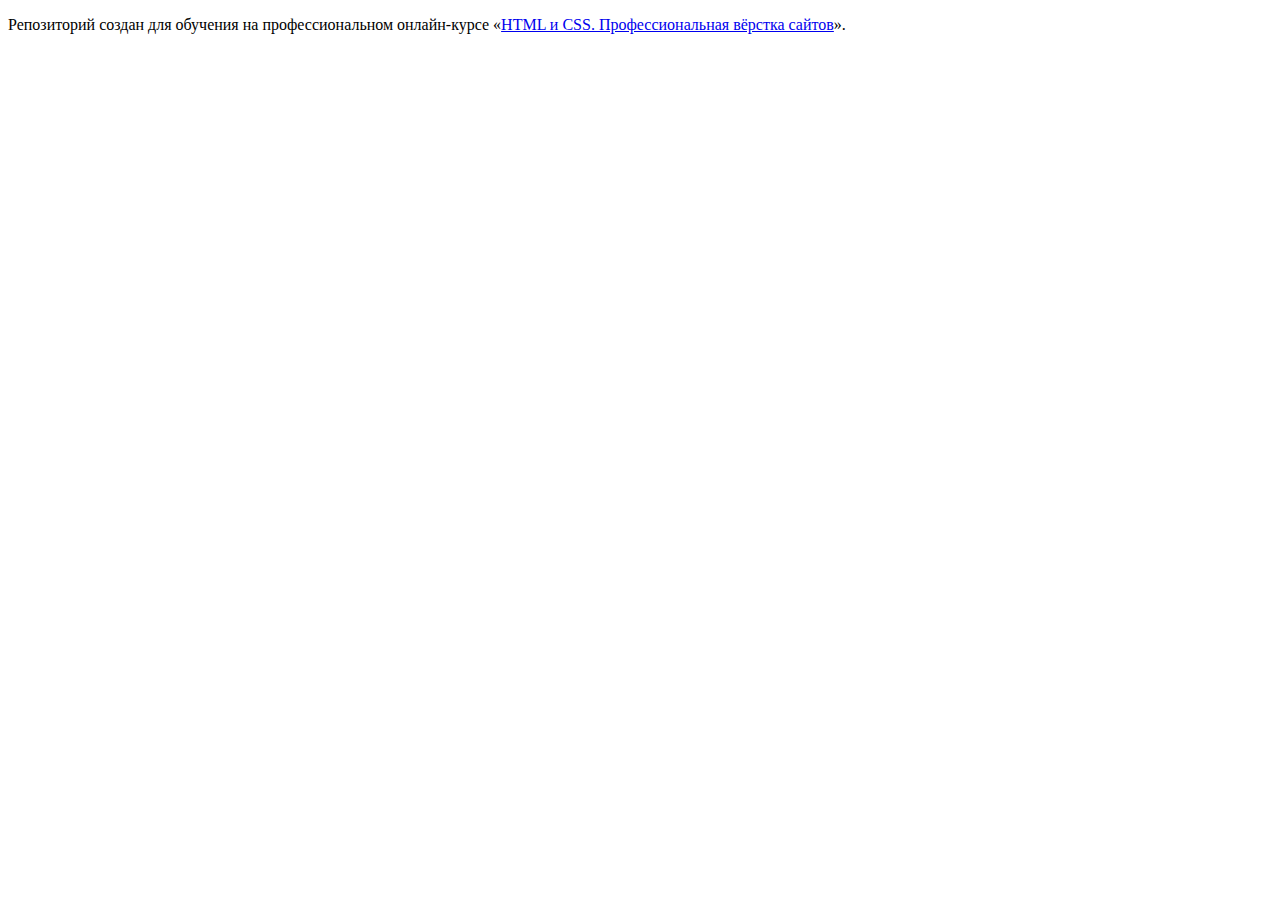
<file: index.html>
<!DOCTYPE html>
<html lang="ru">
  <head>
    <meta charset="utf-8">
    <title>HTML Academy: Седона</title>
  </head>
  <body>

    <p>Репозиторий создан для обучения на профессиональном онлайн‑курсе «<a href="https://htmlacademy.ru/intensive/htmlcss">HTML и CSS. Профессиональная вёрстка сайтов</a>».</p>

  </body>
</html>
</file>
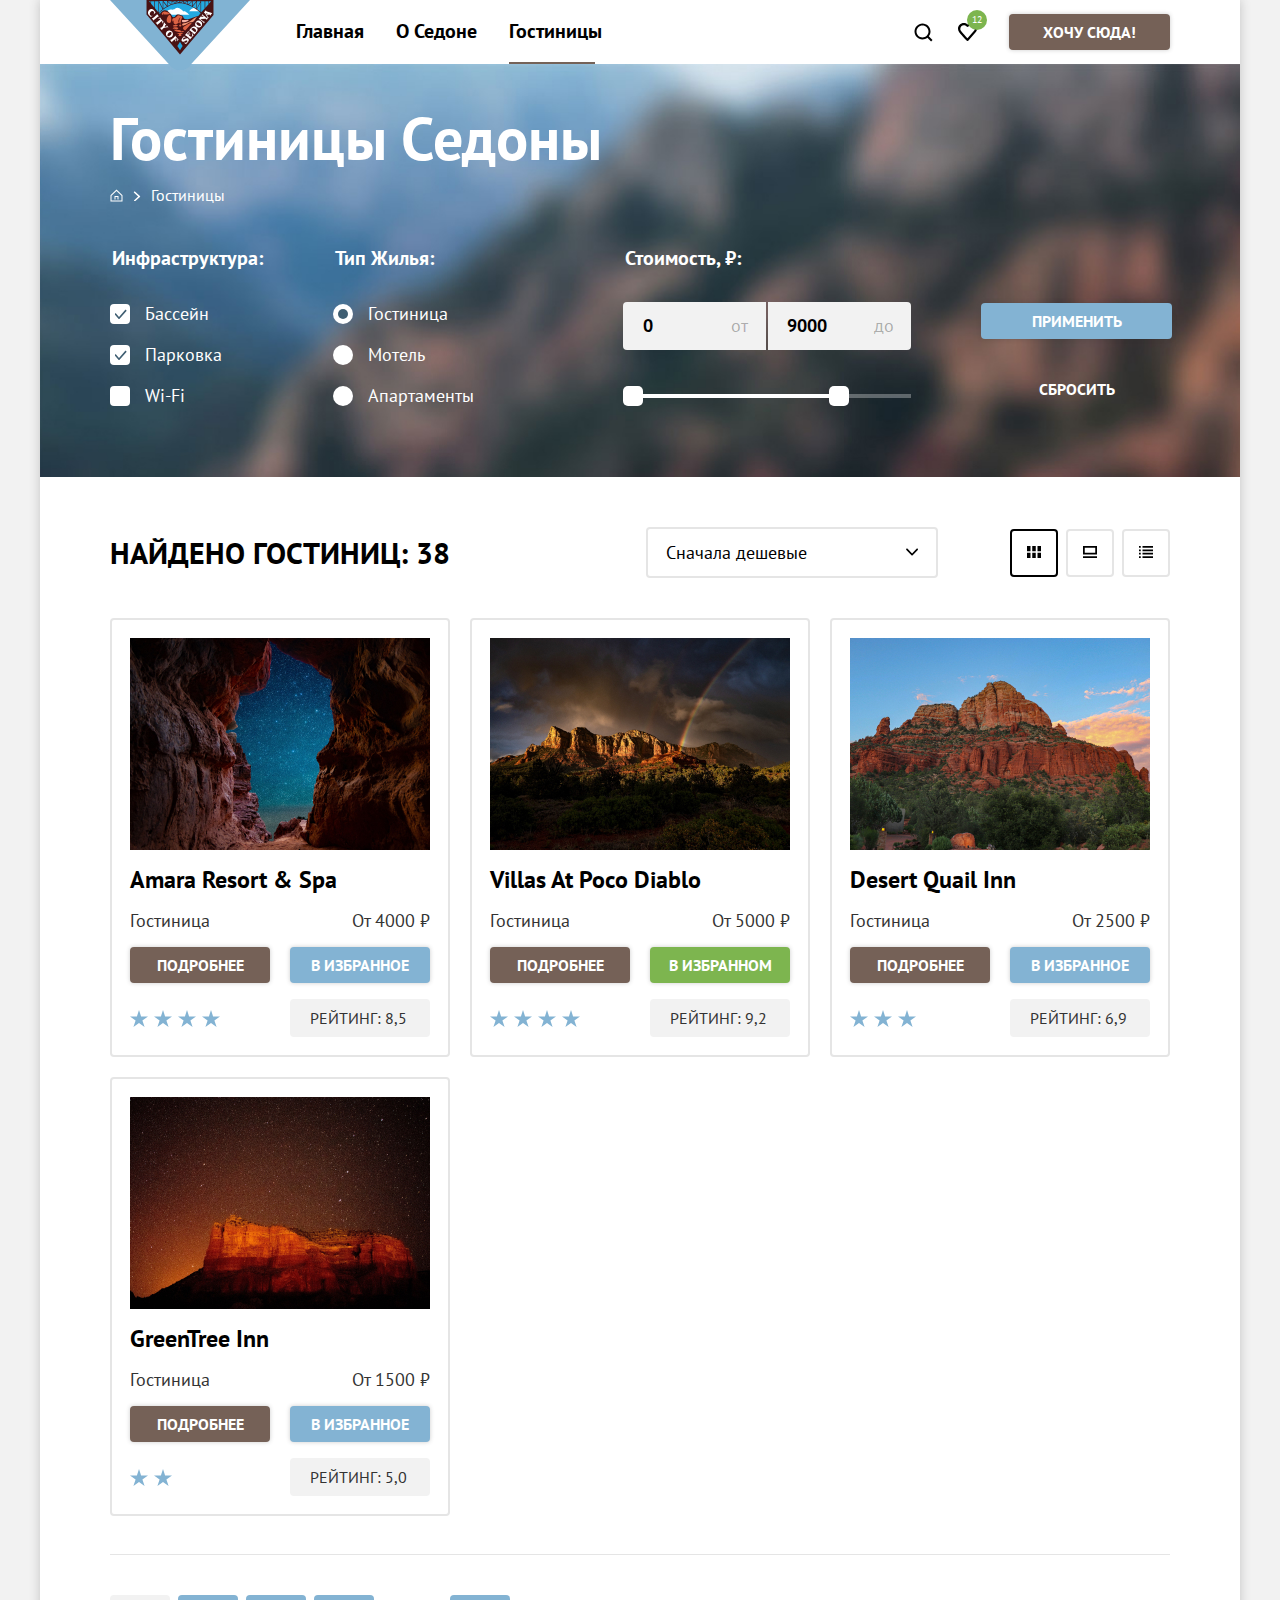
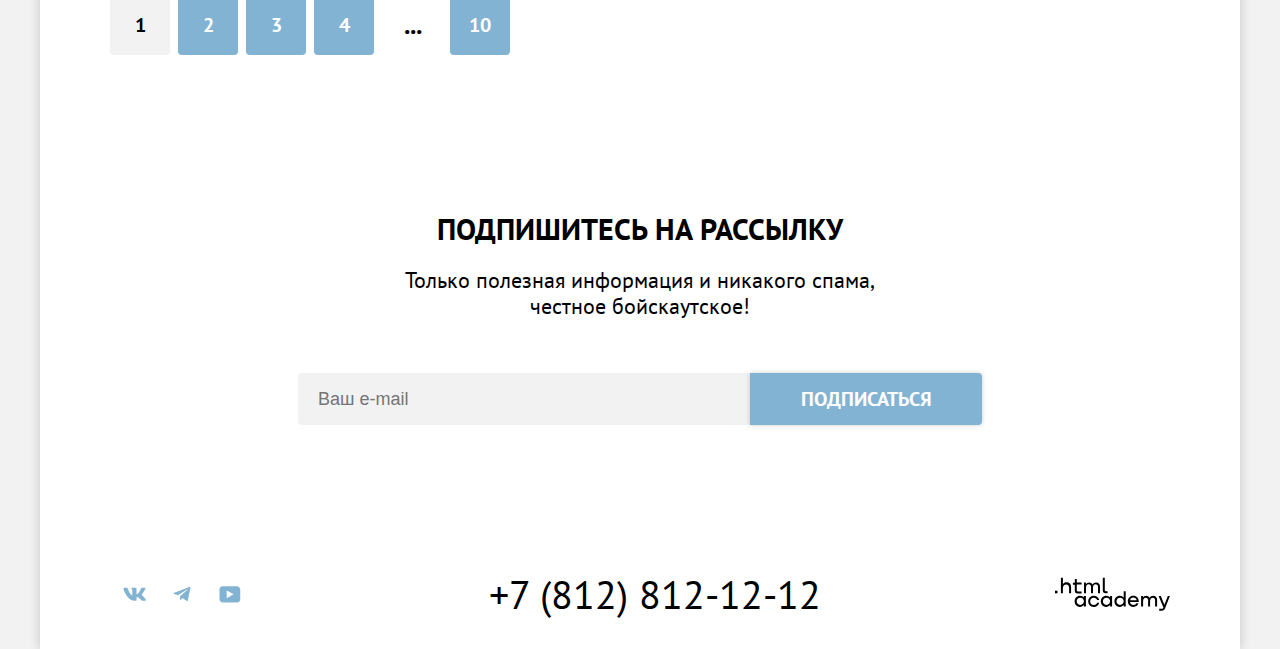
<file: catalog.html>
<!DOCTYPE html>
<html lang="ru">

  <head>
    <meta charset="utf-8">
    <meta name="viewport" content="width=device-width, initial-scale=1">
    <meta name="keywords" content="HTML Academy, Седона">
    <meta name="description" content="Седона, городок в Аризоне">
    <title>Страница каталога</title>
    <link rel="stylesheet" href="styles/style.css">
    <link rel="icon" type="image/x-icon" sizes="16x16" href="favicon.png">
  </head>

  <body>
    <div class="page">
      <header class="header">
        <a href="index.html" class="header__logo" aria-label="вернуться на главную страницу">
          <img class="header__logo-image" src="svg/page-logo.svg" loading="lazy" width="140" height="70"
            alt="логотип сайта">
        </a>
        <nav class="header__nav">
          <ul class="header__nav-list">
            <li class="header__nav-item">
              <a href="index.html" class="header__nav-link">
                Главная
              </a>
            </li>
            <li class="header__nav-item">
              <a href="#" class="header__nav-link">
                О Седоне
              </a>
            </li>
            <li class="header__nav-item header__nav-link--current">
              <a href="#" class="header__nav-link">
                Гостиницы
              </a>
            </li>
          </ul>
        </nav>

        <div class="header__userbar">
          <div tabindex="0" class="header__search">
            <span class="visually-hidden">Поиск</span>
          </div>
          <div tabindex="0" class="header__favorites">
            <span class="visually-hidden">добавить в избранное</span>
            <span class="header__favorites-count">12</span>
          </div>
          <button type="button" class="button__first-color header__favorites-button button">Хочу сюда!</button>
        </div>
      </header>

      <main>
        <section class="filter__section">
          <h1 class="catalog-page__title">Гостиницы Седоны</h1>
          <div>
            <ul class="breadcrumbs">
              <li tabindex="0" class="breadcrumbs__item">
                <a class="breadcrumbs__link breadcrumbs__link-homepage" href="index.html">
                  <span class="visually-hidden">вернуться на главную страницу</span>
                </a>
              </li>
              <li class="breadcrumbs__item">
                <a class="breadcrumbs__link">Гостиницы</a>
              </li>
            </ul>
          </div>

          <form class="filter__form" action="https://echo.htmlacademy.ru/" method="get">
            <fieldset class="form__item">
              <legend class="filter__label">Инфраструктура:</legend>
              <ul class="filter__list">
                <li class="filter__item">
                  <label class="filter__option" for="pool">
                    <input class="filter__checkbox" type="checkbox" name="infrastructure" value="pool" id="pool"
                      checked>
                    <span>Бассейн</span>
                  </label>
                </li>
                <li class="filter__item">
                  <label class="filter__option" for="parking">
                    <input class="filter__checkbox" type="checkbox" name="infrastructure" value="parking" id="parking"
                      checked>
                    <span>Парковка</span>
                  </label>
                </li>
                <li class="filter__item">
                  <label class="filter__option" for="wifi">
                    <input class="filter__checkbox" type="checkbox" name="infrastructure" value="wifi" id="wifi">
                    <span>Wi-Fi</span>
                  </label>
                </li>
              </ul>
            </fieldset>

            <fieldset class="form__item">
              <legend class="filter__label">Тип жилья:</legend>
              <ul class="filter__list">
                <li class="filter__item">
                  <label class="filter__option" for="option__hotel">
                    <input tabindex="0" class="filter__radio" type="radio" name="option" value="1" id="option__hotel"
                      checked>
                    <span>Гостиница</span>
                  </label>
                </li>
                <li class="filter__item">
                  <label class="filter__option" for="option__motel">
                    <input tabindex="0" class="filter__radio" type="radio" name="option" value="2" id="option__motel">
                    <span>Мотель</span>
                  </label>
                </li>
                <li class="filter__item">
                  <label class="filter__option" for="option__apartment">
                    <input tabindex="0" class="filter__radio" type="radio" name="option" value="3"
                      id="option__apartment">
                    <span>Апартаменты</span>
                  </label>
                </li>
              </ul>
            </fieldset>

            <fieldset class="filter__cost form__item">
              <legend class="filter__label">Стоимость, ₽:</legend>
              <ul>
                <li class="filter__cost-range">
                  <label class="cost-range__min" for="min-price">
                    <input class="cost-range__input" id="min-price" name="min-price" type="number" value="0" required>
                    <span class="cost-range__label">От</span>
                  </label>

                  <label class="cost-range__max" for="max-price">
                    <input class="cost-range__input" id="max-price" name="max-price" type="number" value="9000"
                      required>
                    <span class="cost-range__label">До</span>
                  </label>
                </li>
                <li class="filter__cost-scale" aria-label="ползунок для выбора цены">
                  <div tabindex="0" class="filter__cost-range-bar-min"></div>
                  <div class="filter__cost-range-line"></div>
                  <div tabindex="0" class="filter__cost-range-bar-max"></div>
                </li>
              </ul>
            </fieldset>

            <div class="filter__buttons form__item">
              <button class="filter__button-acept button button__second-color" type="submit">Применить</button>
              <button class="filter__button-reset button button__transparent-color" type="reset">Сбросить</button>
            </div>
          </form>
        </section>

        <section class="filter-results">
          <div class="filter-results__form">
            <div class="filter-results__title">
              <label class="filter-results__title title">Найдено гостиниц:</label>
              <span class="filter-results__count title">38</span>
            </div>
            <div class="filter-results__select-wrapper">
              <select class="filter-results__select filter-form__item" name="sort" id="sort">
                <option value="cheap">Сначала дешевые</option>
                <option value="expensive">Сначала дорогие</option>
                <option value="rating">По рейтингу</option>
              </select>
            </div>
            <ul class="filter-results__grid-typing">
              <li>
                <a href="catalog.html?view=tile"
                  class="filter-results__typing-button filter-form__item filter-results__typing-image grid-typing-image grid-typing__active">
                  <span class="visually-hidden">отрисовать сетку</span>
                </a>
              </li>
              <li>
                <a href="catalog.html?view=card"
                  class="filter-results__typing-button filter-form__item filter-results__typing-image card-typing-image">
                  <span class="visually-hidden">отрисовать крупные карточки</span>
                </a>
              </li>
              <li>
                <a href="catalog.html?view=list"
                  class="filter-results__typing-button filter-form__item filter-results__typing-image list-typing-image">
                  <span class="visually-hidden">отрисовать список</span>
                </a>
              </li>
            </ul>
          </div>

          <div class="hotel__cards">
            <h2 class="visually-hidden">Список гостиниц в Седоне</h2>
            <article class="hotel__card">
              <img class="hotel__card-image" width="300" height="212" src="img/hotel-1.jpg" loading="lazy"
                alt="Amara Resort & Spa">
              <h3 class="hotel__card-title">Amara Resort & Spa</h3>
              <div class="hotel__card-description">
                <p class="hotel__card-type">Гостиница</p>
                <span class="hotel__card-price">От 4000 ₽</span>
              </div>
              <a class=" button button__secondary button__first-color" href="#">подробнее</a>
              <button class="hotel__card-favorites button button__secondary button__second-color" type="button">в
                избранное</button>
              <div class="hotel__card-stars hotel__card-stars-4">
                <span class="visually-hidden">рейтинг гостиницы, количество звезд: 4</span>
              </div>
              <div class="hotel__card-raiting">
                <span class="hotel__card-raiting-text">Рейтинг: 8,5</span>
              </div>
            </article>

            <article class="hotel__card">
              <img class="hotel__card-image" width="300" height="212" src="img/hotel-2.jpg" loading="lazy"
                alt="Villas at Poco Diablo">
              <h3 class="hotel__card-title">Villas at Poco Diablo</h3>
              <div class="hotel__card-description">
                <p class="hotel__card-type">Гостиница</p>
                <span class="hotel__card-price">От 5000 ₽</span>
              </div>
              <a class="hotel__card-link button button__secondary button__first-color" href="#">подробнее</a>
              <button class="button__third-color button button__secondary" type="button">в избранном
              </button>
              <div class="hotel__card-stars hotel__card-stars-4">
                <span class="visually-hidden">рейтинг гостиницы, количество звезд: 4</span>
              </div>
              <div class="hotel__card-raiting">
                <span class="hotel__card-raiting-text">Рейтинг: 9,2</span>
              </div>
            </article>

            <article class="hotel__card">
              <img class="hotel__card-image" width="300" height="212" src="img/hotel-3.jpg" loading="lazy"
                alt="Desert Quail Inn">
              <h3 class="hotel__card-title">Desert Quail Inn</h3>
              <div class="hotel__card-description">
                <p class="hotel__card-type">Гостиница</p>
                <span class="hotel__card-price">От 2500 ₽</span>
              </div>
              <a class="hotel__card-link button button__secondary button__first-color" href="#">подробнее</a>
              <button class="hotel__card-favorites button button__secondary button__second-color" type="button">в
                избранное</button>
              <div class="hotel__card-stars hotel__card-stars-3">
                <span class="visually-hidden">рейтинг гостиницы, количество звезд: 3</span>
              </div>
              <div class="hotel__card-raiting">
                <span class="hotel__card-raiting-text">Рейтинг: 6,9</span>
              </div>
            </article>

            <article class="hotel__card">
              <img class="hotel__card-image" width="300" height="212" src="img/hotel-4.jpg" loading="lazy"
                alt="GreenTree Inn">
              <h3 class="hotel__card-title">GreenTree Inn</h3>
              <div class="hotel__card-description">
                <p class="hotel__card-type">Гостиница</p>
                <span class="hotel__card-price">От 1500 ₽</span>
              </div>
              <a class="hotel__card-link button button__secondary button__first-color" href="#">подробнее</a>
              <button class="hotel__card-favorites button button__secondary button__second-color" type="button">в
                избранное</button>
              <div class="hotel__card-stars hotel__card-stars-2">
                <span class="visually-hidden">рейтинг гостиницы, количество звезд: 2</span>
              </div>
              <div class="hotel__card-raiting">
                <span class="hotel__card-raiting-text">Рейтинг: 5,0</span>
              </div>
            </article>
          </div>
        </section>

        <section class="pagination">
          <ul class="pagination__list">
            <li class="pagination__item pagination__item--active">
              <a class="pagination__link" href="#">1</a>
            </li>
            <li class="pagination__item">
              <a class="pagination__link" href="#">2</a>
            </li>
            <li class="pagination__item">
              <a class="pagination__link" href="#">3</a>
            </li>
            <li class="pagination__item">
              <a class="pagination__link" href="#">4</a>
            </li>
            <li class="pagination__item">
              <a class="pagination__link" href="#">10</a>
            </li>
          </ul>
        </section>

        <section class="subscribe catalog-page__subscribe">
          <h2 class="subscribe__title title">Подпишитесь на рассылку</h2>
          <span class="subscribe__text">Только полезная информация и никакого спама, честное бойскаутское!</span>
          <form class="subscribe__form" action="https://echo.htmlacademy.ru/" method="post">
            <input class="subscribe__input" type="email" name="email" id="email" placeholder="Ваш e-mail" required>
            <input class="subscribe__button button button__second-color" type="submit" value="Подписаться">
          </form>
        </section>

      </main>

      <footer class="footer">
        <div class="footer__contacts">
          <span class="visually-hidden">наши контакты в соцсетях:</span>
          <ul class="footer__social">
            <li class="footer__social-item">
              <a class="footer__social-link" href="https://vk.com/htmlacademy">
                <svg class="footer__social-image social-image__vk" xmlns="http://www.w3.org/2000/svg" width="25"
                  height="15" viewBox="0 0 25 15" fill="none">
                  <path fill-rule="evenodd" clip-rule="evenodd"
                    d="M24.1164 1.80445C24.2824 1.25845 24.1164 0.856445 23.3214 0.856445H20.6964C20.0284 0.856445 19.7204 1.20345 19.5534 1.58645C19.5534 1.58645 18.2184 4.78245 16.3274 6.85845C15.7154 7.46045 15.4374 7.65145 15.1034 7.65145C14.9364 7.65145 14.6854 7.46045 14.6854 6.91345V1.80445C14.6854 1.14845 14.5014 0.856445 13.9454 0.856445H9.81738C9.40038 0.856445 9.14938 1.16045 9.14938 1.44945C9.14938 2.07045 10.0954 2.21445 10.1924 3.96245V7.76045C10.1924 8.59345 10.0394 8.74444 9.70538 8.74444C8.81538 8.74444 6.65038 5.53345 5.36538 1.85945C5.11638 1.14445 4.86438 0.856445 4.19338 0.856445H1.56638C0.816382 0.856445 0.666382 1.20345 0.666382 1.58645C0.666382 2.26845 1.55638 5.65645 4.81138 10.1374C6.98138 13.1974 10.0364 14.8564 12.8194 14.8564C14.4884 14.8564 14.6944 14.4884 14.6944 13.8534V11.5404C14.6944 10.8034 14.8524 10.6564 15.3814 10.6564C15.7714 10.6564 16.4384 10.8484 17.9964 12.3234C19.7764 14.0724 20.0694 14.8564 21.0714 14.8564H23.6964C24.4464 14.8564 24.8224 14.4884 24.6064 13.7604C24.3684 13.0364 23.5184 11.9854 22.3914 10.7384C21.7794 10.0284 20.8614 9.26345 20.5824 8.88045C20.1934 8.38945 20.3044 8.17044 20.5824 7.73345C20.5824 7.73345 23.7824 3.30745 24.1154 1.80445H24.1164Z"
                    fill="#83B3D3" />
                </svg>
              </a>
            </li>
            <li class="footer__social-item">
              <a class="footer__social-link" href="https://t.me/htmlacademy ">
                <svg class="footer__social-image social-image__telegram" xmlns="http://www.w3.org/2000/svg" width="18"
                  height="17" viewBox="0 0 18 17" fill="none">
                  <path
                    d="M16.785 0.955705L0.840489 7.1042C-0.247661 7.54126 -0.241365 8.14828 0.640845 8.41897L4.73445 9.69597L14.2058 3.72014C14.6537 3.44766 15.0629 3.59424 14.7265 3.89281L7.05283 10.8183H7.05103L7.05283 10.8192L6.77045 15.0387C7.18413 15.0387 7.36669 14.8489 7.59871 14.625L9.58705 12.6915L13.7229 15.7464C14.4855 16.1664 15.0332 15.9506 15.2229 15.0405L17.9379 2.2453C18.2158 1.13107 17.5126 0.626562 16.785 0.955705Z"
                    fill="#83B3D3" />
                </svg>
              </a>
            </li>
            <li class="footer__social-item">
              <a class="footer__social-link" href="https://www.youtube.com/user/htmlacademyru">
                <svg class="footer__social-image social-image__youtube" xmlns="http://www.w3.org/2000/svg" width="23"
                  height="18" viewBox="0 0 23 18" fill="none">
                  <path
                    d="M18.9402 0.356445H3.50738C1.64668 0.356445 0.333252 1.9502 0.333252 3.75645V13.8502C0.333252 15.7627 1.64668 17.3564 3.50738 17.3564H19.1591C20.8009 17.3564 22.3333 15.7627 22.3333 13.9564V3.75645C22.1143 1.9502 20.8009 0.356445 18.9402 0.356445ZM7.99494 12.8939V4.81894L15.3283 8.85645L7.99494 12.8939Z"
                    fill="#83B3D3" />
                </svg>
              </a>
            </li>
          </ul>
        </div>

        <div class="footer__phone">
          <span class="visually-hidden">свяжитесь с нами по телефону:</span>
          <a class="footer__phone-link" href="tel:+78128121212">+7 (812) 812-12-12</a>
        </div>

        <div class="footer__site">
          <span class="visually-hidden">ссылка на сайт разработчика:</span>
          <a class="footer__site-link" href="https://htmlacademy.ru/" aria-label="ссылка на htmlacademy">

            <svg tabindex="0" class="footer__site-link" xmlns="http://www.w3.org/2000/svg" width="115" height="34"
              viewBox="0 0 115 34" fill="none">
              <path d="M0 13.7232V16.3232H2.5V13.7232H0Z" fill="black" />
              <path
                d="M11.6 5.32324C10 5.32324 8.8 6.02324 8 7.02324H7.9V0.823242H5.9V16.3232H7.9V11.0232C7.9 8.92324 9.2 7.42324 11.2 7.42324C13 7.42324 14.1 8.82324 14.1 10.6232V16.3232H16.1V10.2232C16.2 7.22324 14.3 5.32324 11.6 5.32324Z"
                fill="black" />
              <path
                d="M26.6 5.62324H21.8V1.92324H19.8V5.72324H17.9V7.72324H19.8V13.7232C19.8 15.4232 20.8 16.4232 22.5 16.4232H26.6V14.4232H22.9C22.2 14.4232 21.8 14.0232 21.8 13.3232V7.62324H26.6V5.62324Z"
                fill="black" />
              <path
                d="M41.1 5.42324C39.5 5.42324 38.2 6.22324 37.6 7.52324H37.5C36.9 6.32324 35.7 5.42324 34.1 5.42324C32.7 5.42324 31.6 6.22324 31 7.22324H30.9V5.62324H29V16.2232H31V10.8232C31 8.82324 32 7.32324 33.6 7.32324C35.1 7.32324 36 8.32324 36 9.92324V16.2232H38V10.6232C38 8.22324 39.4 7.32324 40.6 7.32324C42.1 7.32324 43 8.32324 43 9.92324V16.2232H45V9.72324C45.1 7.22324 43.6 5.42324 41.1 5.42324Z"
                fill="black" />
              <path
                d="M47.8 13.5232C47.8 15.2232 48.8 16.2232 50.6 16.2232H52.6V14.2232H50.9C50.2 14.2232 49.8 13.8232 49.8 13.1232V0.823242H47.8V13.5232Z"
                fill="black" />
              <path
                d="M28.9 20.5232C28 19.4232 26.7 18.7232 25 18.7232C21.9 18.7232 19.6 21.0232 19.6 24.3232C19.6 27.6232 21.9 29.9232 25 29.9232C26.8 29.9232 28 29.1232 28.8 28.0232H28.9V29.6232H30.9V19.0232H28.9V20.5232ZM25.3 27.9232C23.1 27.9232 21.7 26.3232 21.7 24.3232C21.7 22.3232 23.1 20.7232 25.3 20.7232C27.5 20.7232 28.9 22.3232 28.9 24.3232C28.9 26.2232 27.5 27.9232 25.3 27.9232Z"
                fill="black" />
              <path
                d="M44.2 22.8232C43.7 20.4232 41.6 18.7232 38.8 18.7232C35.4 18.7232 33.2 21.2232 33.2 24.3232C33.2 27.4232 35.4 29.9232 38.8 29.9232C41.6 29.9232 43.7 28.1232 44.2 25.7232H42.1C41.7 27.0232 40.4 28.0232 38.8 28.0232C36.6 28.0232 35.2 26.4232 35.2 24.4232C35.2 22.4232 36.6 20.8232 38.8 20.8232C40.4 20.8232 41.6 21.8232 42.1 23.0232H44.2V22.8232Z"
                fill="black" />
              <path
                d="M55.1 20.5232C54.2 19.4232 52.9 18.7232 51.2 18.7232C48.1 18.7232 45.8 21.0232 45.8 24.3232C45.8 27.6232 48.1 29.9232 51.2 29.9232C53 29.9232 54.2 29.1232 55 28.0232H55.1V29.6232H57.1V19.0232H55.1V20.5232ZM51.5 27.9232C49.3 27.9232 47.9 26.3232 47.9 24.3232C47.9 22.3232 49.3 20.7232 51.5 20.7232C53.7 20.7232 55.1 22.3232 55.1 24.3232C55.1 26.2232 53.6 27.9232 51.5 27.9232Z"
                fill="black" />
              <path
                d="M68.7 20.6232C67.8 19.5232 66.5 18.7232 64.8 18.7232C61.7 18.7232 59.4 21.0232 59.4 24.3232C59.4 27.6232 61.6 29.9232 64.8 29.9232C66.5 29.9232 67.8 29.1232 68.6 28.1232H68.7V29.6232H70.7V14.2232H68.7V20.6232ZM65.1 27.9232C62.9 27.9232 61.5 26.3232 61.5 24.3232C61.5 22.3232 62.9 20.7232 65.1 20.7232C67.3 20.7232 68.7 22.3232 68.7 24.3232C68.6 26.3232 67.2 27.9232 65.1 27.9232Z"
                fill="black" />
              <path
                d="M78.3 18.7232C75 18.7232 72.8 21.2232 72.8 24.3232C72.8 27.3232 74.9 29.9232 78.3 29.9232C80.8 29.9232 82.8 28.6232 83.5 26.3232H81.4C80.9 27.3232 79.8 27.9232 78.4 27.9232C76.5 27.9232 75.1 26.6232 75 25.0232H83.8C84 21.4232 81.8 18.7232 78.3 18.7232ZM78.3 20.6232C80 20.6232 81.3 21.6232 81.6 23.2232H75.1C75.4 21.7232 76.6 20.6232 78.3 20.6232Z"
                fill="black" />
              <path
                d="M98.2 18.7232C96.6 18.7232 95.3 19.5232 94.6 20.7232H94.5C93.9 19.5232 92.7 18.7232 91.1 18.7232C89.7 18.7232 88.6 19.4232 88 20.5232V19.0232H86.1V29.6232H88.1V24.2232C88.1 22.2232 89.1 20.8232 90.7 20.7232C92.2 20.7232 93.1 21.7232 93.1 23.3232V29.6232H95.1V24.0232C95.1 21.6232 96.5 20.7232 97.7 20.7232C99.2 20.7232 100.1 21.7232 100.1 23.3232V29.6232H102.1V23.1232C102.2 20.5232 100.7 18.7232 98.2 18.7232Z"
                fill="black" />
              <path
                d="M109.4 27.8232L105.8 18.9232H103.6L108.4 30.5232C108.1 31.4232 107.7 31.7232 106.7 31.7232H104.2V33.7232H106.7C108.5 33.7232 109.5 32.9232 110.2 31.1232L114.9 18.9232H112.8L109.4 27.8232Z"
                fill="black" />
            </svg>

          </a>
        </div>
      </footer>
    </div>
  </body>

</html>
</file>
<file: styles/style.css>
/* подключение шрифтов и переменных для цветов */
@font-face {
  font-family: "PTSans";
  src: url("../fonts/ptsans-400.woff2") format("woff2");
  font-style: normal;
  font-weight: 400;
  font-display: swap;
}

@font-face {
  font-family: "PTSans";
  src: url("../fonts/ptsans-700.woff2") format("woff2");
  font-style: normal;
  font-weight: 700;
  font-display: swap;
}

:root {
  --page_background: rgba(242, 242, 242, 1);
  --first_background-color: rgba(255, 255, 255, 1);
  --first_background-color__opacity3: rgba(255, 255, 255, 0.3);
  --second_background-color: rgba(131, 179, 211, 0.2);
  --third_background-color: rgba(131, 179, 211, 0.12);
  --fourth_background-color: rgba(130, 179, 211, 1);
  --element__background-color: rgba(229, 229, 229, 1);
  --fifth__background-color: rgba(51, 51, 51, 1);
  --first-font-color: rgba(0, 0, 0, 1);
  --first-font-color__opacity3: rgba(0, 0, 0, 0.3);
  --second-font-color: rgba(255, 255, 255, 1);
  --second-font-color__opacity3: rgba(255, 255, 255, 0.3);
  --third-font-color: rgba(0, 0, 0, 0.3);
  --fourth-font-color: rgba(51, 51, 51, 1);
  --error: rgba(255, 87, 87, 1);

  --input-background-color: rgba(242, 242, 242, 1);
  --input-background-color__active: rgba(230, 230, 230, 1);
  --input-background-font-color__opacity6: rgba(0, 0, 0, 0.6);
  --input-background-font-color__opacity3: rgba(0, 0, 0, 0.3);
  --checkbox__icon-color: rgba(63, 94, 114, 1);


  --button__first-color: rgba(117, 97, 87, 1);
  --button__first-color_active: rgba(97, 80, 72, 1);
  --button__second-color: rgba(131, 179, 211, 1);
  --button__second-color_active: rgba(104, 162, 202, 1);
  --button__third-color: rgba(125, 181, 79, 1);
  --button__third-color_active: rgba(108, 158, 66, 1);
  --button__disabled-color: rgba(229, 229, 229, 1);
  --button__border-color: rgba(117, 98, 87, 1);

  --border__color: rgba(229, 229, 229, 1);
  --border__color__black: rgba(0, 0, 0, 1);
  --border__decoration-color: rgba(0, 0, 0, 0.3);
  --border__decoration-color2: rgba(255, 255, 255, 0.3);

  --footer__social-color: rgba(130, 179, 211, 1);
  --footer__social-color_active: #68A2CA;
  --footer__social-color_disabled: #D2E4F0;
  --footer__font-color: rgba(0, 0, 0, 1);
  --footer__font-color_active: #756157;
  --footer__font-color_disabled: #D6D0CD;

  *:focus-visible {
    outline: 2px solid transparent;
    outline-offset: -2px;
  }

  *::before,
  *::after {
    box-sizing: border-box;
  }
}

/* Глобальные слили, а также универсальные обертки для модулей */

.visually-hidden {
  position: absolute;
  width: 1px;
  height: 1px;
  margin: -1px;
  border: 0;
  padding: 0;
  white-space: nowrap;
  clip-path: inset(100%);
  clip: rect(0 0 0 0);
  overflow: hidden;
}

body {
  margin: 0;
  padding: 0;
  font-size: 18px;
  line-height: 21px;
  background-color: var(--page_background);
  font-family: "PTSans", system-ui, "Arial", sans-serif;
}

.page {
  display: flex;
  flex-direction: column;
  min-height: 100vh;
  padding: 0;
  max-width: 1200px;
  margin: 0 auto;
  background-color: var(--first_background-color);
  box-sizing: border-box;
  box-shadow: 0 0 10px rgba(50, 50, 50, 0.25);
}

.page h1 {
  font-size: 60px;
  line-height: 78px;
  margin: 0;
}

.page h2 {
  font-size: 30px;
  line-height: 36px;
  text-transform: uppercase;
}

.page h3 {
  font-size: 24px;
  line-height: 28px;
}

.page h4 {
  font-size: 20px;
  line-height: 24px;
}

.page a {
  text-decoration: none;
}


.page input {
  appearance: none;
  -webkit-appearance: none
}

.page figure {
  margin: 0;
}

:where(.page) ul {
  margin: 0;
  padding: 0;
  list-style: none;
  text-decoration-color: inherit;
}

:where(.page) :where(button, input) {
  margin: 0;
  padding: 0;
  border: none;
  box-sizing: border-box;
}

:where(.page) img {
  box-sizing: border-box;
  vertical-align: middle;
}

.title {
  font-family: inherit;
  margin: 0;
  font-weight: 700;
  margin-bottom: 20px;
}

.subtitle {
  font-weight: 400;
  color: var(--fourth-font-color);
}

.button {
  padding: 8px 50px;
  font: inherit;
  font-size: 16px;
  line-height: 20px;
  font-weight: 700;
  text-transform: uppercase;
  color: var(--second-font-color);
  display: flex;
  align-items: center;
  justify-content: center;
  cursor: pointer;
  border-radius: 4px;
  box-shadow: 0 0 4px rgba(50, 50, 50, 0.25);
  box-sizing: border-box;
  border: none;
  background-color: transparent;
}

.button:active {
  color: var(--second-font-color__opacity3);
}

.button:focus-visible {
  outline: 2px solid var(--button__second-color_active);
  outline-offset: -2px;
}

.button__secondary {
  min-width: 140px;
  padding: 8px 18px;
}

.button__first-color {
  background-color: var(--button__first-color);
}

.button__first-color:hover {
  background-color: var(--button__first-color_active);
}


.button__second-color {
  background-color: var(--button__second-color);
}

.button__second-color:hover {
  background-color: var(--button__second-color_active);
}

.button__second-color:active {
  background-color: var(--button__second-color);
}

.button__third-color {
  background-color: var(--button__third-color);
}

.button__third-color:hover {
  background-color: var(--button__third-color_active);
}

.button__third-color:active {
  background-color: var(--button__third-color);
}

.button__transparent-color:hover {
  opacity: 0.6;
}

.button__transparent-color:focus-within,
.button__transparent-color:focus-visible {
  opacity: 0.6;
}

.button:disabled {
  color: var(--second-font-color__opacity6);
  background-color: var(--button__disabled-color);
}

/* верстка header */

.header {
  display: flex;
  flex-wrap: wrap;
  justify-content: flex-start;
  min-height: 64px;
  padding: 0 70px;
}

.header__logo {
  display: flex;
  flex-wrap: wrap;
  flex-shrink: 0;
  max-width: 150px;
  margin-bottom: auto;
  z-index: 2;
  outline: 2px solid transparent;
  outline-offset: -2px;
  border-radius: 5px;
}

.header__logo:focus-visible {
  outline: 2px solid var(--button__second-color_active);
}

.header__logo-image {
  max-width: 100%;
  height: auto;
  margin-bottom: -6px;
  position: relative;
}

.header__nav-list {
  display: flex;
  flex-direction: row;
  flex-wrap: wrap;
  max-width: 400px;
  margin-left: 30px;
  align-items: center;
}

.header__nav-item {
  font-weight: 700;
  padding: 19px 16px;
  padding-bottom: 18px;
  border-bottom: 2px solid transparent;
}

.header__nav-link {
  position: relative;
  font-size: 20px;
  line-height: 24px;
  padding: 17px 0;
  color: var(--first-font-color);
}

.header__nav-link:active {
  opacity: 0.6;
}

.header__nav-link--current .header__nav-link::after {
  content: '';
  width: 93%;
  height: 2px;
  position: absolute;
  bottom: -3px;
  left: 0;
  background-color: var(--button__border-color);
  z-index: 5;
}

.header__nav-item:hover .header__nav-link::after {
  content: '';
  width: 94%;
  height: 2px;
  position: absolute;
  bottom: -3px;
  left: 0;
  background-color: var(--button__border-color);
  z-index: 5;
}

.header__nav-item:focus-within .header__nav-link::after {
  content: '';
  width: 94%;
  height: 2px;
  position: absolute;
  bottom: -3px;
  left: 0;
  background-color: var(--button__border-color);
  z-index: 5;
}

.header__userbar {
  max-width: 300px;
  display: flex;
  flex-wrap: wrap;
  justify-content: flex-end;
  margin-left: auto;
}

.header__search {
  position: relative;
  width: 44px;
  height: 64px;
  background-image: url("../svg/search-icon.svg");
  background-size: 19px;
  background-repeat: no-repeat;
  background-position: center;
  cursor: pointer;
}

.header__favorites {
  position: relative;
  width: 44px;
  height: 64px;
  margin-right: 20px;
  background-image: url("../svg/heart-icon.svg");
  background-size: 19px;
  background-repeat: no-repeat;
  background-position: center;
  cursor: pointer;
}

.header__search:active,
.header__favorites:active {
  opacity: 0.6;
}

.header__search:hover::after,
.header__favorites:hover::after {
  content: '';
  width: 90%;
  height: 2px;
  position: absolute;
  bottom: -1px;
  left: 5%;
  background-color: var(--button__border-color);
  z-index: 5;
}

.header__search:focus-within::after,
.header__favorites:focus-within::after {
  content: '';
  width: 90%;
  height: 2px;
  position: absolute;
  bottom: -1px;
  left: 5%;
  background-color: var(--button__border-color);
  z-index: 5;
}

.header__favorites-count {
  position: absolute;
  top: 10px;
  right: 2px;
  min-width: 20px;
  height: 20px;
  font-size: 10px;
  line-height: 20px;
  text-align: center;
  background-color: var(--button__third-color);
  color: var(--second-font-color);
  border-radius: 50%;
}

.header__favorites-button {
  max-width: 170px;
  margin-top: 14px;
  padding-inline: 34px;
  margin-bottom: auto;
  cursor: pointer;
}

/* стили для main Главной страницы */

.hero {
  position: relative;
  display: flex;
  flex-wrap: wrap;
  align-items: center;
  padding: 0 auto;
  max-width: 1200px;
  background-color: var(--first_background-color);

}

.hero__image-wrapper {
  width: 1200px;
  min-height: 485px;
  background-color: var(--first-font-color__opacity3);
  margin: 0;
  background-image: url("../img/index-background.png");
  background-repeat: no-repeat;
  background-size: cover;
}

.hero__image {
  width: 100%;
  height: 485px;
  background-position: center;
  object-fit: cover;
}

.hero__text-image {
  margin-top: 51px;
  display: block;
  width: 100%;
}

.hero::before {
  content: "";
  position: absolute;
  bottom: 0;
  left: 0;
  width: 100%;
  height: 57px;
  background-image: url("../svg/decoration.svg");
  background-repeat: no-repeat;
  z-index: 10;
}

.advantages__section {
  min-height: 123px;
  margin-bottom: 69px;
}

.advantages__section-title {
  max-width: 700px;
  margin: 0 auto;
  margin-top: 69px;
  text-align: center;
}

.advantages__section-text {
  display: flex;
  padding-inline: 200px;
  justify-content: center;
  font-size: 22px;
  margin: 25px auto;
  line-height: 26px;
}

.advantages {
  padding-top: 21px;
  display: grid;
  grid-template-columns: 1fr, 1fr 1fr;
}

.advantages__item {
  min-height: 385px;
  background-color: var(--third_background-color);
  box-sizing: border-box;
}

.advantages__item:nth-child(3n) {
  background-color: var(--second_background-color);
}


.inform__block {
  width: 400px;
  min-height: 385px;
  padding: 73px 85px;
  display: flex;
  flex-direction: column;
  align-items: center;
  text-align: center;
  box-sizing: border-box;
}

.advantages__title {
  position: relative;
  width: 180px;
  margin: 0 auto;
  margin-block: 30px 42px;
  text-transform: uppercase;
}

.advantages__title-simple {
  position: relative;
  margin-top: 40px;
}

.advantages__title::after {
  content: '';
  position: absolute;
  bottom: -62px;
  left: 50%;
  transform: translateX(-50%);
  width: 60px;
  height: 2px;
  margin: 30px auto;
  background-color: var(--first_background-color__opacity3);
}

.advantages__title-simple::after {
  background-color: var(--border__decoration-color);
}

.advantages__subtitle {
  min-width: 235px;
}


.inform__block__border-advanced {
  width: 60px;
  height: 2px;
  margin: 29px auto;
  background-color: var(--border__decoration-color2);
}

.advanced-item {
  grid-column: span 3;
  background-color: var(--fourth_background-color);
  color: var(--second-font-color);
}

.advanced__item-wrapper {
  display: flex;
  flex-wrap: wrap;
  max-width: 100%;
}

.advantages__item-image-wrapper {
  width: 800px;
  min-height: 385px;
  background-color: var(--first-font-color__opacity3);
}

.advantages__item-image {
  background-position: center;
  background-size: cover;
  object-fit: auto;
}

.offers__text {
  min-width: 505px;
  max-width: 700px;
  margin-inline: auto;
  margin-block: 64px;
  text-align: center;
}

.offers__subtitle {
  font-size: 22px;
  line-height: 26px;
  font-weight: 400;
}


.offers__content {
  display: flex;
  flex-wrap: wrap;
}

.offers__item {
  background-color: var(--third_background-color);
}

.offers__item:nth-child(2) {
  background-color: var(--first_background-color);
}

.offers__item-description {
  width: 230px;
  text-align: center;
  margin: 0 auto;
}

.offers__item-category {
  display: flex;
  flex-direction: column;
  align-items: center;
  gap: 30px;
  margin-top: 7px;
  margin-bottom: 30px;
  text-transform: uppercase;
}

.offers__item-house,
.offers__item-food,
.offers__item-gift {
  position: relative;
}

.offers__item-house::before {
  content: "";
  width: 75px;
  height: 72px;
  background-image: url("../svg/house.svg");
  background-repeat: no-repeat;
  background-size: contain;
  background-position: center;
}

.offers__item-food::before {
  content: "";
  width: 75px;
  height: 72px;
  background-image: url("../svg/burger.svg");
  background-repeat: no-repeat;
  background-size: contain;
  background-position: center;
}

.offers__item-gift::before {
  content: "";
  width: 75px;
  height: 72px;
  background-image: url("../svg/present-box.svg");
  background-repeat: no-repeat;
  background-size: contain;
  background-position: center;
}

/* стили для Каталога */

.filter__section {
  padding: 35px 70px 70px 70px;
  width: 100%;
  min-height: 412px;
  background-image: url("../img/catalog-bg-image.jpg");
  background-color: var(--fifth__background-color);
  background-size: cover;
  background-repeat: no-repeat;
  vertical-align: middle;
  color: var(--second-font-color);
  box-sizing: border-box;
}

.catalog-page__title {
  margin-bottom: 8px;
  max-width: 800px;
}

.breadcrumbs {
  width: 100%;
  display: flex;
  flex-wrap: wrap;
  margin: 0;
  padding: 0;
  padding-top: 8px;
  margin-bottom: 40px;
  list-style: none;
  gap: 28px;
}

.breadcrumbs__item {
  position: relative;
  font-size: 16px;
  line-height: 21px;
  outline: 3px solid transparent;
}

.breadcrumbs__item:not(:last-child):focus-visible {
  outline: 3px solid var(--fourth_background-color);
  outline-offset: 2px;
  border-radius: 4px;
}

.breadcrumbs__link-homepage {
  width: 13px;
  height: 15px;
  background-image: url("../svg/breadcrumbs-link.svg");
  background-repeat: no-repeat;
  background-size: 13px 15px;
  background-position: center;
  display: block;
  align-items: center;
  margin-top: 3px;
}

.breadcrumbs__item:not(:last-child)::after {
  content: "";
  position: absolute;
  top: 50%;
  right: -18px;
  width: 8px;
  height: 10px;
  background-image: url("../svg/breadcrumbs-arrow.svg");
  background-repeat: no-repeat;
  transform: translateY(-50%);
}

.breadcrumbs__item:last-child {
  margin-right: 0;
}

.breadcrumbs__link {
  color: var(--second-font-color);
  text-decoration: none;
}

.breadcrumbs__link:hover {
  opacity: 0.6;
  transition: opacity 0.3s ease-in-out;
}

.breadcrumbs__link:active {
  opacity: 0.3;
}


.filter__form {
  display: grid;
  grid-template-columns: repeat(4, max-content) auto;
  gap: 0 70px;
  box-sizing: border-box;
}

.form__item {
  display: flex;
  flex-direction: column;
  margin: 0;
  padding: 0;
  border: none;
}

.form__item:nth-child(1) {
  grid-column: 1 / 2;
  min-width: 150px;
}

.form__item:nth-child(2) {
  grid-column: 2 / 3;
  min-width: 150px;
  margin-left: -2px;
}

.form__item:nth-child(3) {
  grid-column: 4 / 5;
}

.form__item:nth-child(4) {
  grid-column: 5 / 6;
  margin: 0;
  margin-top: auto;
}

.filter__label {
  max-width: 160px;
  margin-bottom: 32px;
  font-family: inherit;
  font-size: 20px;
  font-style: normal;
  font-weight: 700;
  line-height: 24px;
  text-transform: capitalize;
}

.filter__list {
  display: flex;
  flex-direction: column;
  gap: 18px;
}

.filter__item {
  max-width: 270px;
}

.filter__option {
  position: relative;
  display: flex;
  flex-wrap: wrap;
  gap: 15px;
  cursor: pointer;
}

.filter__option span {
  font-size: 18px;
  line-height: 23px;
  max-width: 170px;
}

.filter__option:hover {
  opacity: 0.6;
  transition: opacity 0.3s ease-in-out;
}

.filter__option:active,
.filter__option:checked {
  opacity: 0.3;
  transition: opacity 0.3s ease-in-out;
}

.filter__checkbox {
  display: grid;
  place-content: center;
  width: 20px;
  height: 20px;
  margin: auto 0;
  background-color: var(--first_background-color);
  border-radius: 4px;
  cursor: pointer;
}

.filter__checkbox:focus-visible {
  outline: 3px solid var(--fourth_background-color);
  border-radius: 4px;
}

.filter__checkbox[type="checkbox"]:checked::before {
  position: absolute;
  top: 7px;
  left: 11px;
  width: 13px;
  height: 10px;
  mask-image: url("../svg/checked-icon.svg");
  mask-size: auto;
  background-color: var(--checkbox__icon-color);
  transform: translateX(-50%);
  box-sizing: border-box;
  content: "";
}

.filter__radio {
  position: relative;
  display: grid;
  place-content: center;
  width: 20px;
  height: 20px;
  margin: auto 0;
  background-color: var(--first_background-color);
  border-radius: 50%;
  cursor: pointer;
}

.filter__radio:focus-visible {
  outline: 3px solid var(--fourth_background-color);
  border-radius: 50%;
}

.filter__radio[type="radio"]:checked::before {
  position: absolute;
  top: 5px;
  width: 10px;
  height: 10px;
  background-color: var(--checkbox__icon-color);
  border-radius: 50%;
  transform: translateX(50%);
  box-sizing: border-box;
  content: "";
}

.filter__cost {
  margin-left: auto;
}

.filter__cost-range {
  display: grid;
  grid-template-columns: repeat(2, auto);
  gap: 2px;
  margin-bottom: 44px;
}

.cost-range__min,
.cost-range__max {
  display: flex;
  justify-content: space-around;
  align-items: center;
  min-width: 143px;
  min-height: 48px;
  background-color: var(--page_background);
}

.cost-range__min:hover,
.cost-range__max:hover {
  background-color: var(--input-background-color__active);

  input {
    background-color: var(--input-background-color__active);
  }
}

.cost-range__min:focus-within,
.cost-range__max:focus-within {
  outline: 3px solid var(--button__second-color_active);
  outline-offset: -1px;
}


.cost-range__min {
  border-radius: 4px 0 0 4px;
}

.cost-range__max {
  border-radius: 0 4px 4px 0;
}

.cost-range__label {
  max-width: 50px;
  padding-right: 12px;
  font-size: 18px;
  line-height: 24px;
  text-transform: lowercase;
  color: var(--input-background-font-color__opacity3);
}

.cost-range__input {
  width: 90px;
  background-color: var(--page_background);
  text-align: start;
  padding-left: 14px;
  color: var(--first-font-color);
  font-family: inherit;
  font-size: 18px;
  font-weight: 700;
  line-height: 24px;
  border: none;
  appearance: none;
}

.cost-range__input[type="number"]::-webkit-outer-spin-button,
.cost-range__input[type="number"]::-webkit-inner-spin-button {
  -webkit-appearance: none;
  margin: 0;
}

.cost-range__input[type="number"] {
  -moz-appearance: textfield;
}

.cost-range__input:focus,
.cost-range__input:active {
  outline: none;
  border: none;
}

.filter__cost-scale {
  position: relative;
  width: 100%;
  height: 4px;
  background-color: var(--first_background-color__opacity3);
}

.filter__cost-range-bar-min {
  position: absolute;
  width: 20px;
  height: 20px;
  border-radius: 5px;
  top: 50%;
  left: 0;
  transform: translateY(-50%);
  background-color: var(--first_background-color);
  cursor: pointer;
  z-index: 2;
}

.filter__cost-range-line {
  position: absolute;
  width: 224px;
  height: 4px;
  top: 50%;
  left: 1px;
  transform: translateY(-50%);
  background-color: var(--first_background-color);
  z-index: 1;
}

.filter__cost-range-bar-max {
  position: absolute;
  width: 20px;
  height: 20px;
  border-radius: 5px;
  top: 50%;
  left: 206px;
  transform: translateY(-50%);
  background-color: var(--first_background-color);
  cursor: pointer;
  z-index: 2;
}

.filter__cost-range-bar-min:active,
.filter__cost-range-bar-max:active {
  outline: 3px solid var(--fourth_background-color);
  border-radius: 4px;
}

.filter__cost-range-bar-min:focus-visible,
.filter__cost-range-bar-max:focus-visible {
  outline: 3px solid var(--fourth_background-color);
  border-radius: 4px;
}

.filter__cost-range-bar-max {
  box-sizing: border-box;
}

.filter__buttons {
  justify-items: end;
  gap: 32px;
}

.filter__button-acept {
  min-width: 191px;
  background-color: var(--button__second-color);
}

.filter__button-reset {
  min-width: 191px;
  background-color: transparent;
  box-shadow: none;
  border: none;
}

.filter-results {
  margin: 50px 70px 38px 70px;
  display: grid;
  grid-template-columns: repeat(auto, 1fr);
  gap: 20px;
  box-sizing: border-box;
}

.filter-results__form {
  gap: 72px;
  min-height: 49px;
  display: flex;
  flex-wrap: wrap;
  justify-content: space-between;
  margin-bottom: 20px;
  align-items: center;
  align-self: stretch;
  box-sizing: border-box;
}

.filter-form__item {
  background-color: var(--first_background-color);
  align-items: center;
  border-radius: 4px;
  box-sizing: border-box;
}


.filter-results__title {
  max-width: 350px;
  flex-direction: row;
  font-family: inherit;
  font-size: 30px;
  font-style: normal;
  font-weight: 700;
  line-height: 36px;
  text-transform: uppercase;
  margin-right: auto;
}

.filter-results__select-wrapper {
  position: relative;
  cursor: pointer;
}

.filter-results__select {
  min-height: 49px;
  width: 292px;
  font-family: inherit;
  font-size: 18px;
  font-style: normal;
  font-weight: 400;
  line-height: 21px;
  color: var(--fourth_font-color);
  padding: 13px 18px;
  appearance: none;
  cursor: pointer;
  border: 2px solid var(--border__color);
  box-sizing: border-box;
}

.filter-results__select-wrapper::after {
  position: absolute;
  content: url(../svg/arrow-down.svg);
  right: 20px;
  top: 45%;
  transform: translateY(-50%);
  pointer-events: none;
}

.filter-results__select > option {
  color: var(--fourth-font-color);
  cursor: pointer;
}

.filter-results__select:hover,
.filter-results__select:focus {
  border: 2px solid var(--button__second-color_active);
}

.filter-results__select:disabled {
  color: var(--first-font-color__opacity3);
  border: 2px solid var(--input-background-font-color__opacity3);
}

.filter-results__grid-typing {
  display: flex;
  flex-direction: row;
  flex-wrap: wrap;
  gap: 8px;
  max-width: 160px;
  min-height: 48px;
}

.filter-results__typing-button {
  background-color: var(--first_background-color);
  cursor: pointer;
  box-sizing: border-box;
}

.filter-results__typing-button:focus-visible {
  border: 2px solid var(--button__second-color_active);
}

.filter-results__typing-button:hover,
.filter-results__typing-button:active {
  border: 2px solid var(--border__color__black);
}

.filter-results__typing-button:last-child {
  margin-right: 0;
}

.filter-results__typing-image {
  display: flex;
  background-repeat: no-repeat;
  background-size: 14px;
  background-position: center;
  width: 48px;
  height: 48px;
  padding: 14px 12px;
  vertical-align: middle;
  border-radius: 4px;
  border: 2px solid var(--border__color);
}

.grid-typing-image {
  background-image: url("../svg/grid-typing-1.svg");
}

.card-typing-image {
  background-image: url("../svg/grid-typing-2.svg");
}

.list-typing-image {
  background-image: url("../svg/grid-typing-3.svg");
}

.grid-typing__active {
  border: 2px solid var(--border__color__black);
}

.hotel__cards {
  display: grid;
  grid-template-columns: repeat(3, 340px);
  gap: 20px;
}

.hotel__card {
  display: flex;
  flex-direction: row;
  gap: 16px;
  flex-wrap: wrap;
  justify-content: space-between;
  align-items: center;
  font-size: 18px;
  line-height: 21px;
  background-color: var(--first_background-color);
  padding: 18px;
  border-radius: 4px;
  border: 2px solid var(--border__color);
  box-sizing: border-box;
}

.hotel__card:hover,
.hotel__card:focus,
.hotel__card:focus-visible,
.hotel__card:focus-within {
  border: 2px solid var(--button__second-color_active);
}

.hotel__card-image {
  width: 300px;
  height: 212px;
  object-fit: cover;
  vertical-align: middle;
  background-color: var(--fifth__background-color);
}

.hotel__card-title {
  width: 100%;
  margin: 0;
  text-transform: capitalize;
}

.hotel__card-description {
  width: 100%;
  display: flex;
  flex-wrap: wrap;
  justify-content: space-between;
  gap: 16px;
  margin: 0;
}

.hotel__card-type,
.hotel__card-price {
  max-width: 50%;
  margin: 0;
  color: var(--fourth-font-color);
}

.hotel__card-favorites {
  background-color: var(--button__second-color);
}

.hotel__card-button {
  max-width: 45%;
}

.hotel__card-stars {
  display: flex;
  flex-direction: row;
  flex-wrap: wrap;
  align-items: flex-start;
  gap: 6px;
  max-width: 45%;
  min-height: 37px;
}

.hotel__card-stars-2 {
  width: calc(18px * 2 + 6px * 1);
  height: 17px;
  background-image:
    url("../svg/star.svg"),
    url("../svg/star.svg");
  background-repeat: no-repeat;
  background-size: 18px 37px;
  background-position:
    0 0,
    24px 0;
}

.hotel__card-stars-3 {
  width: calc(18px * 3 + 6px * 2);
  height: 17px;
  background-image:
    url("../svg/star.svg"),
    url("../svg/star.svg"),
    url("../svg/star.svg");
  background-repeat: no-repeat;
  background-size: 18px 37px;
  background-position:
    0 0,
    24px 0,
    48px 0;
}

.hotel__card-stars-4 {
  width: calc(18px * 4 + 6px * 3);
  height: 17px;
  background-image:
    url("../svg/star.svg"),
    url("../svg/star.svg"),
    url("../svg/star.svg"),
    url("../svg/star.svg");
  background-repeat: no-repeat;
  background-size: 18px 37px;
  background-position:
    0 0,
    24px 0,
    48px 0,
    72px 0;
}

.hotel__card-raiting {
  min-width: 140px;
  max-width: 45%;
  padding: 9px 20px;
  font-size: 16px;
  line-height: 20px;
  color: var(--fourth-font-color);
  background-color: var(--input-background-color);
  border-radius: 4px;
  text-transform: uppercase;
  border: none;
  box-sizing: border-box;
}

.pagination {
  margin: 0 70px;
  border-top: 1px solid var(--border__color);
  padding: 40px 0 60px 0;
}

.pagination__list {
  display: flex;
  flex-direction: row;
  justify-content: flex-start;
  gap: 8px;
  list-style-type: none;
}

.pagination__item {
  position: relative;
  font-size: 20px;
  font-style: normal;
  font-weight: 700;
  line-height: 36px;
  background-color: var(--button__second-color);
  border-radius: 4px;
  outline: 3px solid transparent;
  box-sizing: border-box;
}


.pagination__item:focus-within {
  outline: 3px solid var(--button__second-color_active);
}

.pagination__item:hover {
  background-color: var(--button__second-color_active);
}

.pagination__item:active a {
  color: var(--second-font-color__opacity3);
}


.pagination__link {
  min-width: 60px;
  height: 60px;
  display: flex;
  justify-content: center;
  align-items: center;
  color: var(--second-font-color);
}

.pagination__item--active {
  background-color: var(--input-background-color);
}

.pagination__item--active a {
  color: var(--first-font-color);
}

.pagination__item--active:hover,
.pagination__item--active:active {
  background-color: var(--input-background-color);
}

.pagination__item--active a:hover,
.pagination__item--active a:active {
  color: var(--first-font-color);
}

.pagination__item:last-child {
  margin-left: 68px;
}

.pagination__item:last-child::before {
  content: "...";
  color: var(--first-font-color);
  position: absolute;
  top: 50%;
  right: calc(100% + 28px);
  transform: translateY(-50%);
  font-size: 26px;
}


.offers__booking {
  padding: 96px;
  padding-bottom: 97px;
  text-align: center;
  display: block;
  box-sizing: border-box;
}

.offers__booking-text {
  font-size: 22px;
  line-height: 26px;
  min-width: 600px;
  margin: 0 auto;
  margin-bottom: 54px;
}

.offers__booking-button {
  font-size: 20px;
  line-height: 36px;
  padding-block: 8px;
  padding-inline: 50px;
  display: flex;
  max-width: 380px;
  margin-inline: auto;
}

.offers__booking-button:focus-visible {
  outline: 2px solid var(--button__second-color_active);
  outline-offset: -1px;
}

/* стили для subscribe */

.subscribe {
  padding: 96px;
  padding-bottom: 104px;
  margin: 0 auto;
  background-image: url("../img/form-bg-image.jpg");
  background-color: var(--first__background-color);
  background-position: center;
  background-size: cover;
  background-repeat: no-repeat;
  color: var(--second-font-color);
  text-align: center;
}

.subscribe-index {
  background-color: var(--fifth__background-color);
}

.catalog-page__subscribe {
  background-image: none;
  color: var(--first-font-color);
}

.subscribe__text {
  width: 500px;
  margin: 0 auto;
  margin-bottom: 54px;
  font-size: 22px;
  line-height: 26px;
  display: block;
}

.subscribe__form {
  display: flex;
  flex-wrap: wrap;
  min-height: 52px;
  justify-content: center;
  margin: 0 auto;
}

.subscribe__input {
  min-width: 452px;
  padding: 12px 20px;
  font-size: 18px;
  line-height: 24px;
  align-items: center;
  background-color: var(--input-background-color);
  border-radius: 4px 0 0 4px;
  box-sizing: border-box;
}

.subscribe__input:focus-visible {
  outline: 2px solid var(--button__second-color_active);
  outline-offset: -1px;
}

.subscribe__button {
  display: flex;
  flex-wrap: wrap;
  min-width: 232px;
  font-size: 20px;
  line-height: 36px;
  background-color: var(--button__second-color);
  border-radius: 0 4px 4px 0;
}


/* стили для footer */

.footer {
  padding: 45px 70px 35px 70px;
  display: flex;
  justify-content: space-between;
  margin-top: auto;
}

.footer__social {
  display: flex;
  flex-wrap: wrap;
  gap: 0;
  max-width: 150px;
}

.footer__social-link {
  width: 48px;
}

.footer__phone {
  display: flex;
  flex-wrap: wrap;
  max-width: 350px;
}

.footer__site {
  display: flex;
  flex-wrap: wrap;
  max-width: 150px;
}

.footer__social-link,
.footer__phone-link,
.footer__site-link {
  color: var(--first-font-color);
  font-size: 40px;
  line-height: 40px;
  height: 40px;
  display: flex;
  align-items: center;
  justify-content: center;
  box-sizing: border-box;
  outline: 2px solid transparent;
  outline-offset: -2px;
}

.footer__social-link:focus-visible,
.footer__phone-link:focus-visible,
.footer__site-link:focus-visible {
  outline: 2px solid transparent;
}

.footer__social-link:focus-within,
.footer__phone-link:focus-within,
.footer__site-link:focus-within {
  .footer__social-image {
    path {
      fill: var(--button__second-color_active);
    }
  }
}

.footer__phone-link:active,
.footer__site-link:active {
  opacity: 0.6;
}

.footer__social-image {
  width: 100%;
  height: 100%;
  object-fit: cover;
  fill: var(--first-font-color);
  box-sizing: border-box;
}

.social-image__vk {
  width: 25px;
  height: 14px;
}

.social-image__telegram {
  width: 18px;
  height: 16px;
}

.social-image__youtube {
  width: 22px;
  height: 17px;
}

.social-image__vk,
.social-image__telegram,
.social-image__youtube {
  path {
    fill: var(--button__second-color);
  }
}

.social-image__vk:hover,
.social-image__telegram:hover,
.social-image__youtube:hover {
  path {
    fill: var(--button__second-color_active);
  }
}

.social-image__vk:active,
.social-image__telegram:active,
.social-image__youtube:active {
  path {
    fill: var(--button__second-color_active);
    opacity: 0.3;
    transition: opacity 0.1s ease
  }
}

.footer__phone-link:hover,
.footer__phone-link:focus-visible {
  color: var(--button__first-color);
}

.footer__phone-link:active {
  color: var(--button__first-color);
  opacity: 0.3;
  transition: opacity 0.1s ease;
}

.footer__site-link {
  width: 115px;
  height: 40px;
}

.footer__site-link:hover,
.footer__site-link:focus-visible {
  path {
    fill: var(--button__first-color);
  }
}

.footer__site-link:active {
  path {
    fill: var(--button__first-color);
    opacity: 0.3;
    transition: opacity 0.1s ease;
  }
}

/* стили для modal */


.modal-form__overlay {
  position: fixed;
  inset: 0;
  background-color: rgba(242, 242, 242, 0.8);
  display: flex;
  justify-content: center;
  align-items: center;
  z-index: 10;
}

.modal-form__hidden {
  display: none;
}

.modal-form {
  position: relative;
  width: 100%;
  max-width: 717px;
  padding: 64px 70px;
  font-family: inherit;
  margin: 0 auto;
  background-color: var(--first_background-color);
  border-radius: 30px;
  box-shadow: 0 25px 50px 0 rgba(0, 0, 0, 0.15);
  z-index: 10;
  box-sizing: border-box;
}

.modal-form__title {
  margin-bottom: 64px;
}

.modal-form__wrapper {
  display: grid;
  align-items: center;
  grid-template-columns: minmax(120px, auto) 110px minmax(max-content, 1fr) 110px;
  gap: 48px 18px;
}

.modal-form__input-wrapper {
  grid-column: 2 / -1;
  position: relative;
  border-radius: 4px;
  max-width: 440px;
  min-height: 48px;
  display: flex;
  justify-content: space-between;
  flex-wrap: wrap;
  align-items: center;
  background-color: var(--input-background-color);
}

.modal-form__input {
  font-family: inherit;
  font-size: 18px;
  line-height: 20px;
  font-weight: 700;
  color: var(--fourth-font-color);
  padding: 12px 20px;
  background-color: var(--input-background-color);
  outline: 2px solid transparent;
  outline-offset: -2px;
  border-radius: 4px;
}

.modal-form__input-wrapper:hover,
.modal-form__input-wrapper:focus-within {
  background-color: var(--input-background-color__active);
}

.modal-form__input-wrapper:hover .modal-form__input,
.modal-form__input-wrapper:focus-within .modal-form__input {
  background-color: var(--input-background-color__active);
}

.modal-form__input-wrapper:focus-within {
  outline: 2px solid var(--button__second-color);
  outline-offset: -2px;
}

.modal-form__guest-info {
  grid-column: 1 / 3;
}

.modal-form__child-info {
  grid-column: 3 / -1;
  position: relative;
  gap: 10px;
  margin-left: auto;
}

.modal-form__info-wrapper {
  display: flex;
  flex-wrap: wrap;
  flex-direction: column;
  word-break: break-all;
}

.modal-form__label {
  display: flex;
  flex-wrap: wrap;
  max-width: 125px;
  min-height: 48px;
  margin-block: auto;
  align-items: center;
  font-size: 20px;
  line-height: 24px;
}

.modal-form__input-calendar {
  width: 16px;
  height: 15px;
  margin-right: 22px;
  opacity: 0.3;
  cursor: pointer;
  background-image: url("../svg/calendar-icon.svg");
  background-repeat: no-repeat;
  background-position: center;
}

.modal-form span {
  font-size: 16px;
  line-height: 20px;
}

.modal-form__guest-info,
.modal-form__child-info {
  position: relative;
  display: flex;
  flex-wrap: wrap;
  justify-content: space-between;
}

.modal-form__input-error-text,
.modal-form__input-text {
  position: absolute;
  max-width: 350px;
  height: 40px;
  top: 80%;
  left: 20px;
  font-size: 16px;
  line-height: 21px;
  color: var(--fourth-font-color);
  overflow: hidden;
  text-overflow: ellipsis;
  pointer-events: none;
}

.modal-form__input-error-text {
  color: var(--error);
}

.modal-form__guest-amount {
  display: flex;
  flex-wrap: wrap;
  justify-content: space-around;
  height: 48px;
  width: 110px;
  padding-inline: 5px;
  margin-block: auto;
  background-color: var(--input-background-color);
  align-items: center;
  text-align: center;
  box-sizing: border-box;
  cursor: pointer;
  border-radius: 4px;
}

.modal-form__guest-amount:focus-within {
  outline: 2px solid var(--button__second-color);
  outline-offset: -2px
}

.modal-form__guest-amount-minus,
.modal-form__guest-amount-plus {
  width: 23px;
  height: 23px;
  background-color: var(--input-background-color);
  cursor: pointer;
  border: 3px solid transparent;
  overflow: hidden;
  text-overflow: ellipsis;
  box-sizing: border-box;
}

.modal-form__guest-amount-plus {
  background-image: url("../svg/plus-icon.svg");
  background-repeat: no-repeat;
  background-position: center;
  background-size: 14px;
  border-radius: 4px;
}

.modal-form__guest-amount-minus {
  background-image: url("../svg/minus-icon.svg");
  background-repeat: no-repeat;
  background-position: center;
  background-size: 14px;
  border-radius: 4px;
}

.modal-form__guest-amount-minus:focus-visible,
.modal-form__guest-amount-plus:focus-visible {
  border: 3px solid var(--button__second-color);
  outline-offset: -12px;
}

.modal-form__guest-amount-minus:hover {
  background-image: url("../svg/minus-icon-hover.svg");
}

.modal-form__guest-amount-minus:active {
  background-image: url("../svg/minus-icon.svg");
}

.modal-form__guest-amount-plus:hover {
  background-image: url("../svg/plus-icon-hover.svg");
}

.modal-form__guest-amount-plus:active {
  background-image: url("../svg/plus-icon.svg");
}

.modal-form__guest-amount:focus-visible,
.modal-form__guest-amount:focus-visible .modal-form__guest-amount-minus,
.modal-form__guest-amount:focus-visible .modal-form__guest-amount-plus {
  background-color: var(--input-background-color__active);
}

.modal-form__popover {
  position: relative;
  display: flex;
  align-items: center;
  height: 48px;
  width: 26px;
  margin-block: auto;
  margin-right: 36px;
  background-image: url("../svg/modal-info-icon.svg");
  background-size: 26px;
  background-repeat: no-repeat;
  background-position: center;
  cursor: pointer;
}

.modal-form__popover:hover .modal-form__child-info-text,
.modal-form__popover:focus-within .modal-form__child-info-text,
.modal-form__popover:focus-visible .modal-form__child-info-text {
  display: block;
}

.modal-form__child-info-text {
  position: absolute;
  display: none;
  min-width: 256px;
  top: 50px;
  left: 13px;
  transform: translateX(-50%);
  padding: 18px 18px 18px 22px;
  font-size: 16px;
  line-height: 20px;
  background-color: var(--fifth__background-color);
  color: var(--second-font-color);
  box-shadow: 0 15px 30px 0 rgba(0, 0, 0, 0.30);
  border-radius: 10px;
  box-sizing: border-box;
}

.modal-form__child-info-text::after {
  content: "";
  position: absolute;
  top: -5px;
  left: 50%;
  transform: translateX(-50%) rotate(45deg);
  width: 20px;
  height: 20px;
  background-color: var(--fifth__background-color);
}

.modal-form__guest-amount span {
  width: 31px;
  height: 48px;
  display: flex;
  justify-content: center;
  align-items: center;
  font-size: 18px;
  line-height: 20px;
}

.modal-form__close {
  position: absolute;
  top: 64px;
  right: 52px;
  width: 52px;
  height: 52px;
  border-radius: 50%;
  background-color: var(--input-background-color);
  cursor: pointer;
}

.modal-form__close::before {
  position: absolute;
  top: 50%;
  left: 50%;
  transform: translate(-50%, -50%) rotate(45deg);
  content: '';
  width: 16px;
  height: 2px;
  background-color: var(--first-font-color);
}

.modal-form__close::after {
  position: absolute;
  top: 50%;
  left: 50%;
  transform: translate(-50%, -50%) rotate(-45deg);
  content: '';
  width: 16px;
  height: 2px;
  background-color: var(--first-font-color);
}

.modal-form__close:hover,
.modal-form__close:focus-visible {
  background-color: var(--input-background-color__active);
}

.modal-form__close:focus-visible {
  outline: 2px solid var(--button__second-color);
  outline-offset: -2px;
}

.modal-form__close:active::after,
.modal-form__close:active::before {
  background-color: var(--first-font-color__opacity3);
}


.modal-form__submit {
  grid-column: 1 / -1;
  background-color: var(--button__second-color);
  padding: 18px;
  border-radius: 10px;
  max-width: 577px;
}

.modal-form__submit:hover,
.modal-form__submit:focus-visible {
  background-color: var(--button__second-color_active);
}

.modal-form__submit:active {
  background-color: var(--button__second-color_active);
  color: var(--second-font-color__opacity3);
}

.modal-form__submit:focus-visible {
  background-color: var(--button__second-color_active);
  outline: 2px solid var(--button__second-color);
  outline-offset: -2px
}

.modal-form__submit:disabled {
  background-color: var(--input-background-color);
  color: var(--second-font-color);
  cursor: not-allowed;
}
</file>
